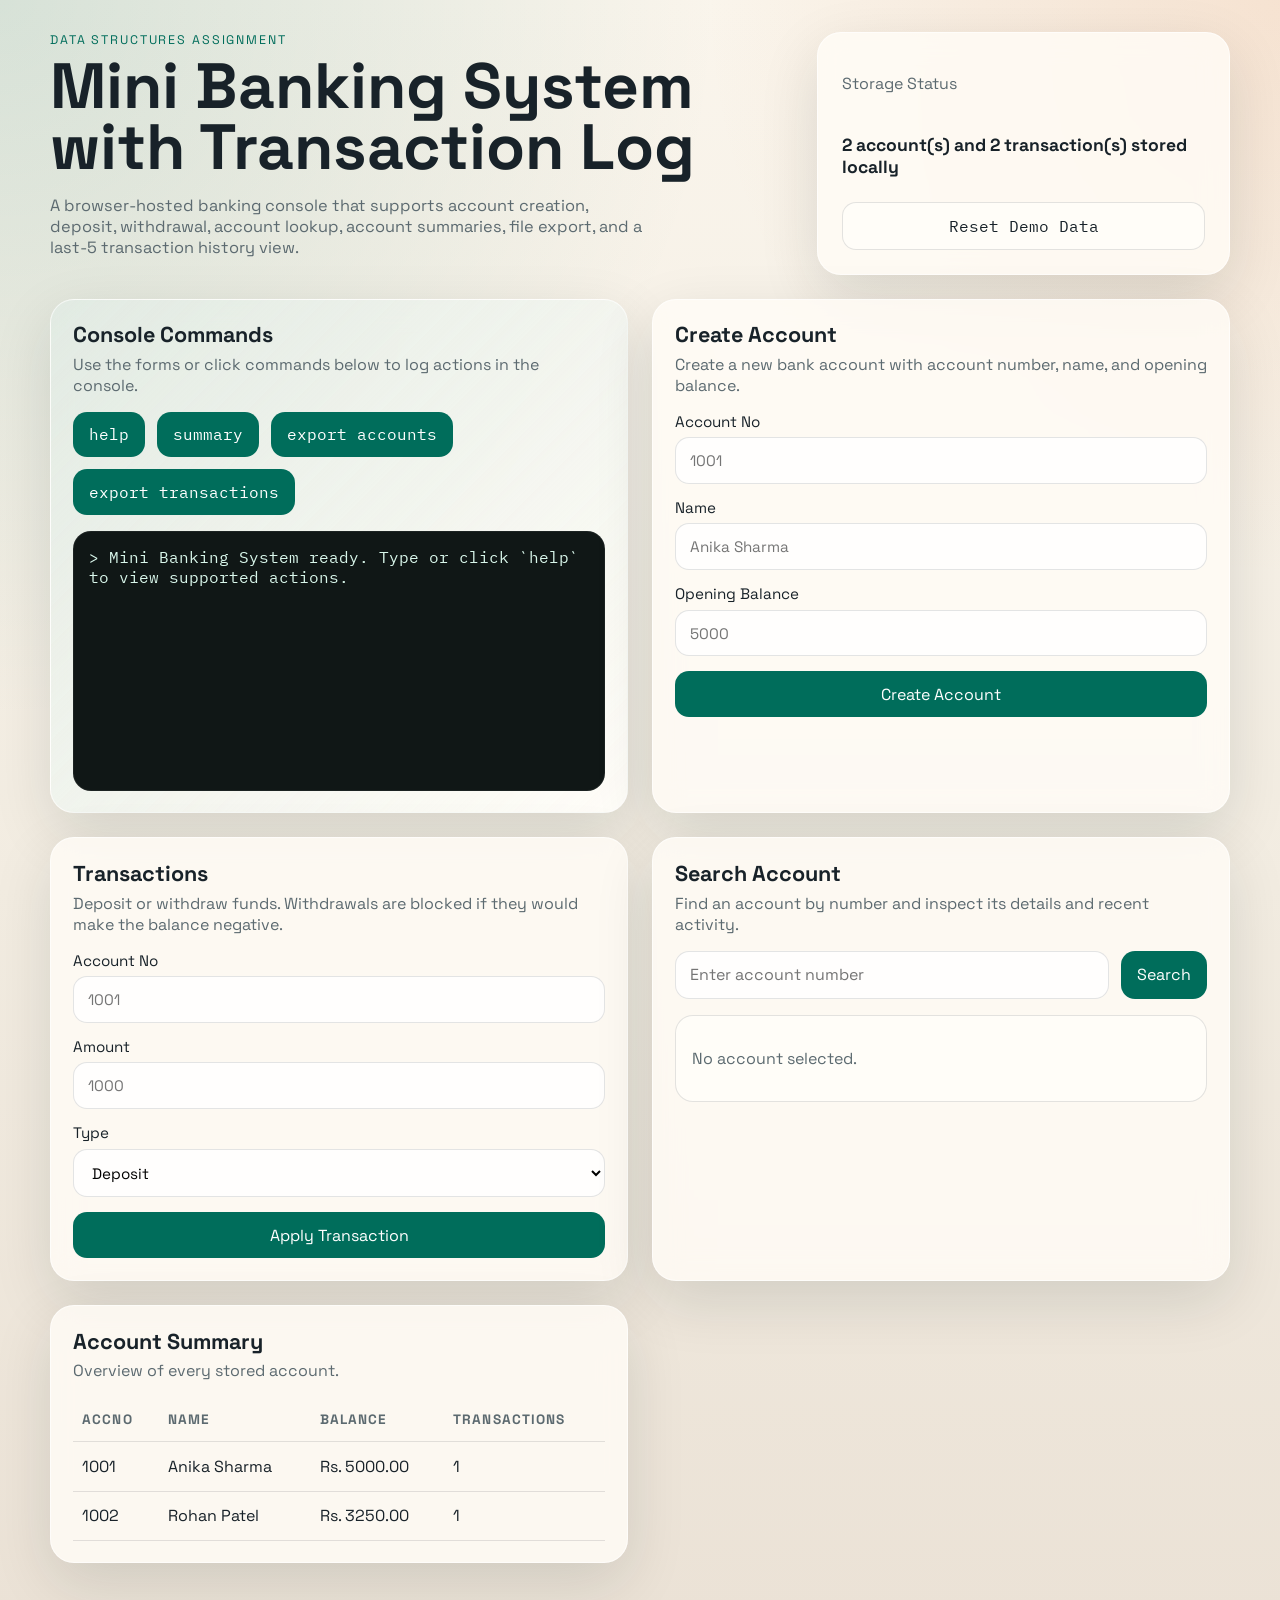
<file: index.html>
<!DOCTYPE html>
<html lang="en">
<head>
  <meta charset="UTF-8">
  <meta name="viewport" content="width=device-width, initial-scale=1.0">
  <title>Mini Banking System</title>
  <link rel="preconnect" href="https://fonts.googleapis.com">
  <link rel="preconnect" href="https://fonts.gstatic.com" crossorigin>
  <link href="https://fonts.googleapis.com/css2?family=Space+Grotesk:wght@400;500;700&family=IBM+Plex+Mono:wght@400;500&display=swap" rel="stylesheet">
  <link rel="stylesheet" href="styles.css">
</head>
<body>
  <div class="page-shell">
    <header class="hero">
      <div>
        <p class="eyebrow">Data Structures Assignment</p>
        <h1>Mini Banking System with Transaction Log</h1>
        <p class="hero-copy">
          A browser-hosted banking console that supports account creation, deposit,
          withdrawal, account lookup, account summaries, file export, and a last-5
          transaction history view.
        </p>
      </div>
      <div class="hero-card">
        <p class="hero-card-label">Storage Status</p>
        <p class="hero-card-value" id="storageStatus">Using browser local storage</p>
        <button class="secondary-button" id="clearDataButton" type="button">Reset Demo Data</button>
      </div>
    </header>

    <main class="layout">
      <section class="panel panel-accent">
        <div class="panel-heading">
          <h2>Console Commands</h2>
          <p>Use the forms or click commands below to log actions in the console.</p>
        </div>
        <div class="command-grid">
          <button class="command-button" data-command="help" type="button">help</button>
          <button class="command-button" data-command="summary" type="button">summary</button>
          <button class="command-button" data-command="export accounts" type="button">export accounts</button>
          <button class="command-button" data-command="export transactions" type="button">export transactions</button>
        </div>
        <div class="console-window" id="consoleOutput" aria-live="polite"></div>
      </section>

      <section class="panel">
        <div class="panel-heading">
          <h2>Create Account</h2>
          <p>Create a new bank account with account number, name, and opening balance.</p>
        </div>
        <form id="createAccountForm" class="form-grid">
          <label>
            Account No
            <input name="accNo" type="text" placeholder="1001" required>
          </label>
          <label>
            Name
            <input name="name" type="text" placeholder="Anika Sharma" required>
          </label>
          <label>
            Opening Balance
            <input name="balance" type="number" min="0" step="0.01" placeholder="5000" required>
          </label>
          <button type="submit">Create Account</button>
        </form>
      </section>

      <section class="panel">
        <div class="panel-heading">
          <h2>Transactions</h2>
          <p>Deposit or withdraw funds. Withdrawals are blocked if they would make the balance negative.</p>
        </div>
        <form id="transactionForm" class="form-grid">
          <label>
            Account No
            <input name="accNo" type="text" placeholder="1001" required>
          </label>
          <label>
            Amount
            <input name="amount" type="number" min="0.01" step="0.01" placeholder="1000" required>
          </label>
          <label>
            Type
            <select name="type">
              <option value="deposit">Deposit</option>
              <option value="withdraw">Withdraw</option>
            </select>
          </label>
          <button type="submit">Apply Transaction</button>
        </form>
      </section>

      <section class="panel">
        <div class="panel-heading">
          <h2>Search Account</h2>
          <p>Find an account by number and inspect its details and recent activity.</p>
        </div>
        <form id="searchForm" class="form-inline">
          <label class="sr-only" for="searchAccNo">Account Number</label>
          <input id="searchAccNo" name="accNo" type="text" placeholder="Enter account number" required>
          <button type="submit">Search</button>
        </form>
        <article class="account-card" id="accountDetails">
          <p class="muted">No account selected.</p>
        </article>
      </section>

      <section class="panel">
        <div class="panel-heading">
          <h2>Account Summary</h2>
          <p>Overview of every stored account.</p>
        </div>
        <div class="table-wrap">
          <table>
            <thead>
              <tr>
                <th>AccNo</th>
                <th>Name</th>
                <th>Balance</th>
                <th>Transactions</th>
              </tr>
            </thead>
            <tbody id="summaryTableBody"></tbody>
          </table>
        </div>
      </section>
    </main>
  </div>

  <template id="transactionListTemplate">
    <ul class="transaction-list"></ul>
  </template>

  <script src="app.js"></script>
</body>
</html>
</file>
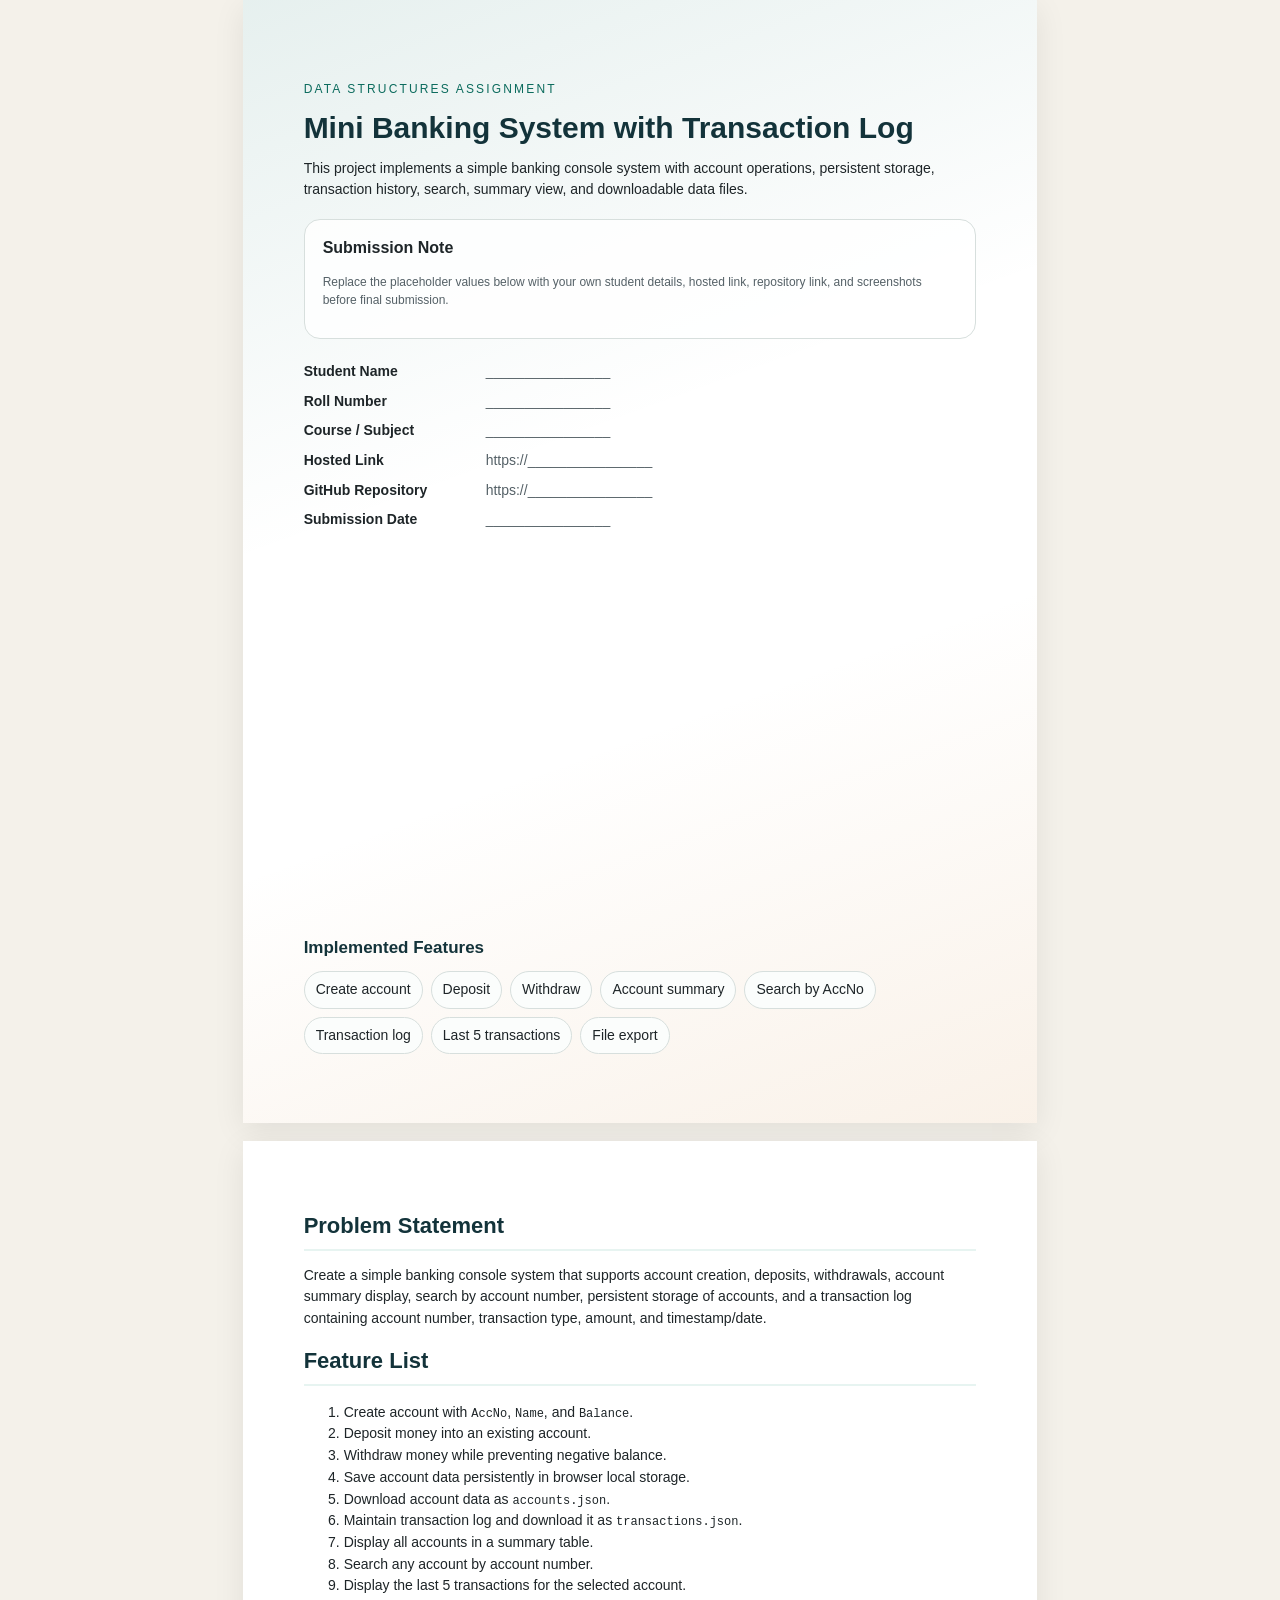
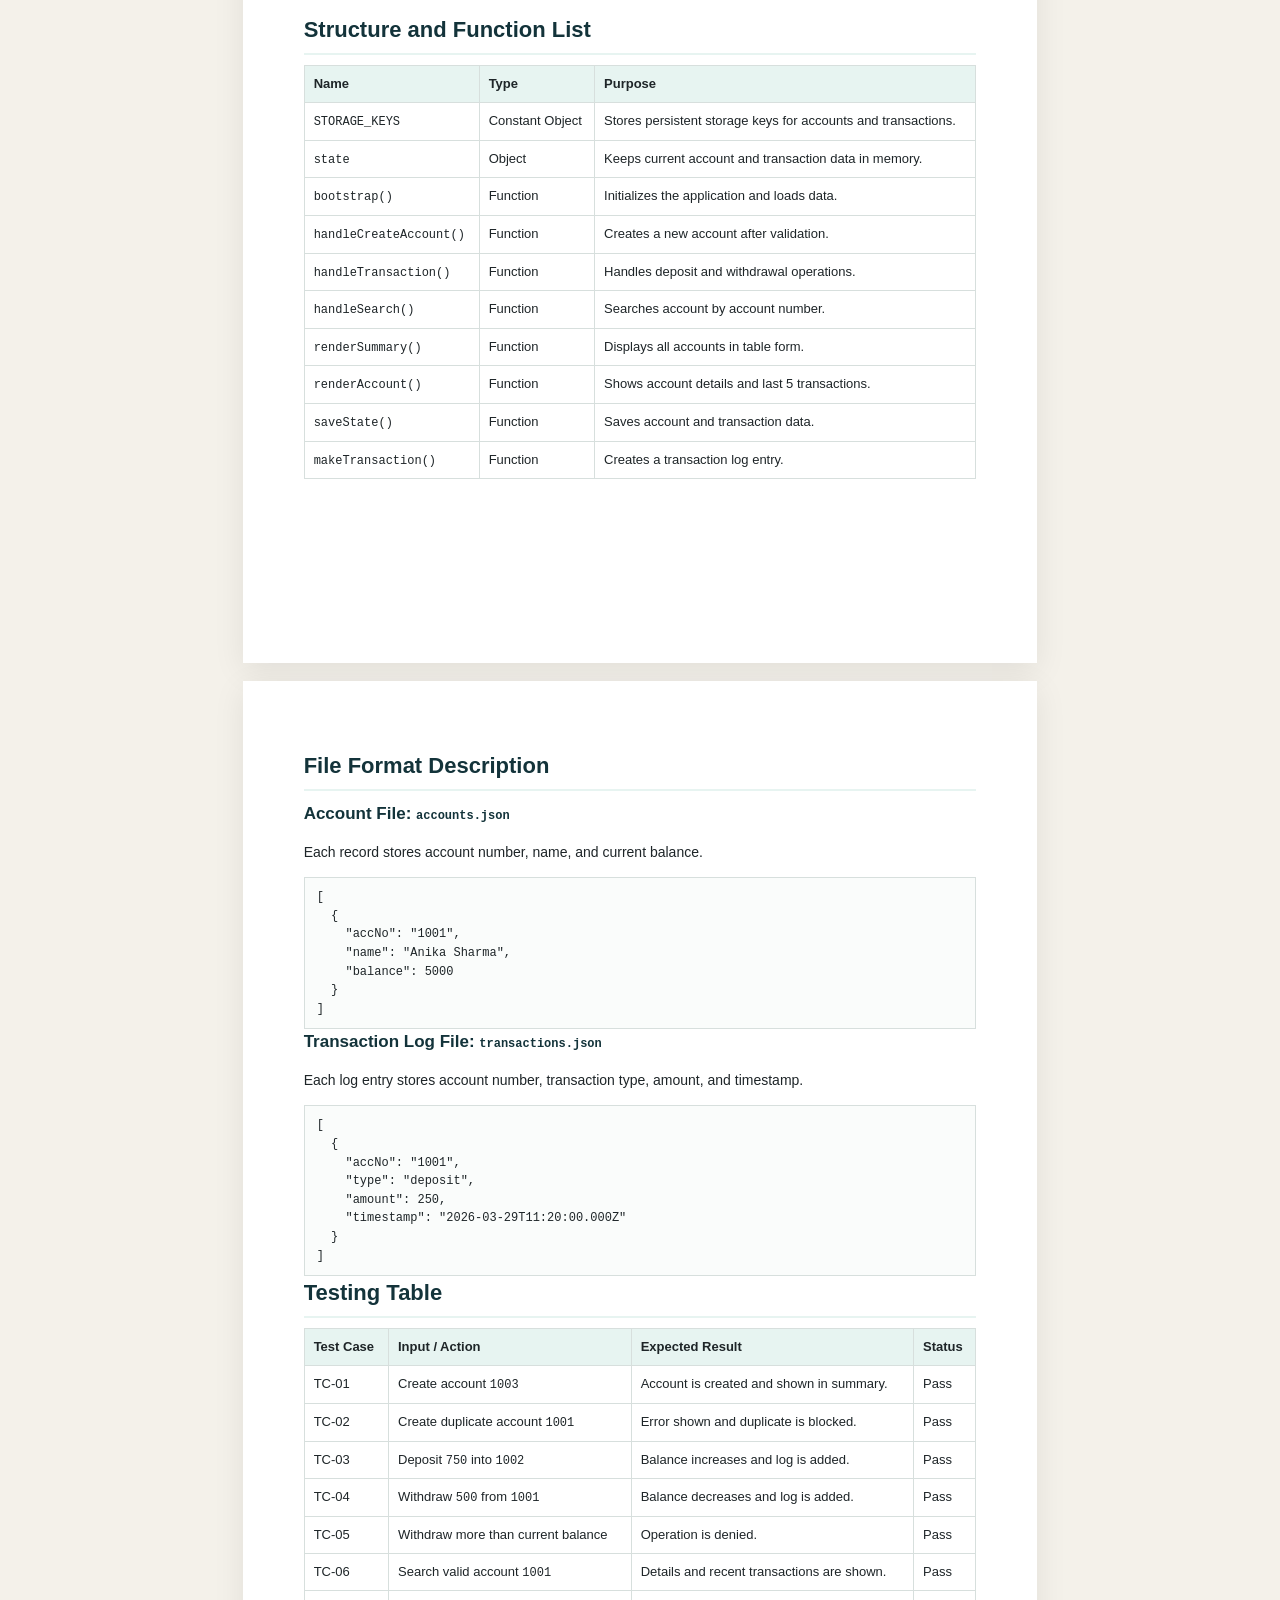
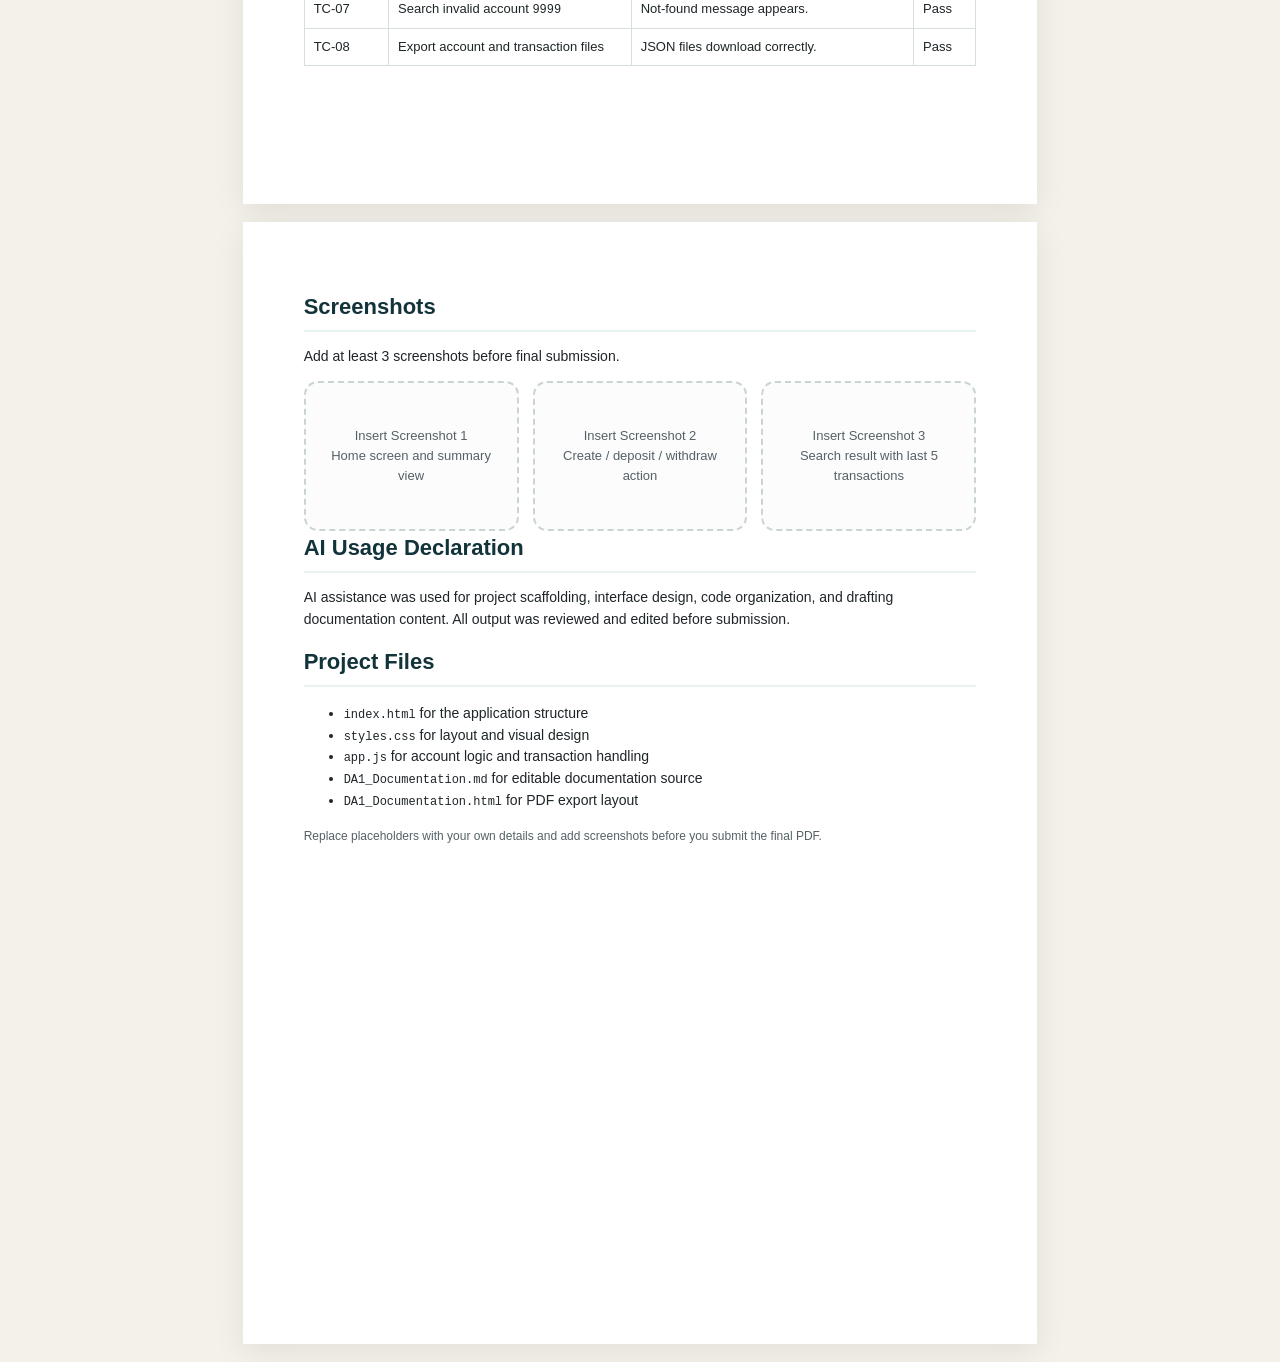
<file: documentation/DA1_Documentation.html>
<!DOCTYPE html>
<html lang="en">
<head>
  <meta charset="UTF-8">
  <meta name="viewport" content="width=device-width, initial-scale=1.0">
  <title>Mini Banking System Documentation</title>
  <style>
    :root {
      --ink: #1e2528;
      --muted: #556167;
      --line: #d7dfdd;
      --accent: #0b6b5d;
      --accent-soft: #e7f4f1;
      --paper: #ffffff;
      --bg: #f4f1ea;
    }

    * {
      box-sizing: border-box;
    }

    body {
      margin: 0;
      font-family: "Segoe UI", Arial, sans-serif;
      color: var(--ink);
      background: var(--bg);
      line-height: 1.55;
    }

    .page {
      width: 210mm;
      min-height: 297mm;
      margin: 0 auto 18px;
      background: var(--paper);
      padding: 18mm 16mm;
      box-shadow: 0 8px 30px rgba(0, 0, 0, 0.08);
      page-break-after: always;
    }

    .page:last-child {
      page-break-after: auto;
    }

    h1, h2, h3 {
      margin-top: 0;
      color: #13333a;
    }

    h1 {
      font-size: 30px;
      line-height: 1.1;
      margin-bottom: 10px;
    }

    h2 {
      font-size: 22px;
      margin-bottom: 10px;
      border-bottom: 2px solid var(--accent-soft);
      padding-bottom: 6px;
    }

    h3 {
      font-size: 17px;
      margin-bottom: 8px;
    }

    p, li {
      font-size: 14px;
    }

    .cover {
      display: flex;
      flex-direction: column;
      justify-content: space-between;
      background:
        linear-gradient(160deg, rgba(11, 107, 93, 0.1), transparent 40%),
        linear-gradient(340deg, rgba(212, 149, 79, 0.13), transparent 38%),
        var(--paper);
    }

    .eyebrow {
      text-transform: uppercase;
      letter-spacing: 0.18em;
      font-size: 12px;
      color: var(--accent);
      margin-bottom: 12px;
    }

    .cover-card {
      border: 1px solid var(--line);
      border-radius: 16px;
      padding: 16px 18px;
      background: rgba(255, 255, 255, 0.84);
      margin-top: 18px;
    }

    .meta-grid {
      display: grid;
      grid-template-columns: 170px 1fr;
      gap: 8px 12px;
      font-size: 14px;
      margin-top: 22px;
    }

    .label {
      font-weight: 700;
    }

    .value {
      color: var(--muted);
    }

    .pill-list {
      display: flex;
      flex-wrap: wrap;
      gap: 8px;
      padding: 0;
      list-style: none;
      margin: 10px 0 0;
    }

    .pill-list li {
      border: 1px solid var(--line);
      border-radius: 999px;
      padding: 7px 11px;
      background: #fbfdfc;
    }

    table {
      width: 100%;
      border-collapse: collapse;
      margin-top: 10px;
      font-size: 13px;
    }

    th, td {
      border: 1px solid var(--line);
      padding: 8px 9px;
      vertical-align: top;
      text-align: left;
    }

    th {
      background: var(--accent-soft);
    }

    code, .mono {
      font-family: Consolas, "Courier New", monospace;
      font-size: 12px;
    }

    pre {
      margin: 8px 0 0;
      padding: 10px 12px;
      border: 1px solid var(--line);
      background: #fafcfb;
      overflow: auto;
      white-space: pre-wrap;
      word-break: break-word;
      font-size: 12px;
    }

    .shot-grid {
      display: grid;
      grid-template-columns: repeat(3, 1fr);
      gap: 14px;
      margin-top: 12px;
    }

    .shot {
      border: 2px dashed #c9d5d1;
      border-radius: 14px;
      min-height: 150px;
      padding: 12px;
      background: #fbfcfb;
      display: flex;
      align-items: center;
      justify-content: center;
      text-align: center;
      color: var(--muted);
      font-size: 13px;
    }

    .small {
      font-size: 12px;
      color: var(--muted);
    }

    @media print {
      body {
        background: white;
      }

      .page {
        width: auto;
        min-height: auto;
        margin: 0;
        box-shadow: none;
      }
    }
  </style>
</head>
<body>
  <section class="page cover">
    <div>
      <p class="eyebrow">Data Structures Assignment</p>
      <h1>Mini Banking System with Transaction Log</h1>
      <p>
        This project implements a simple banking console system with account operations,
        persistent storage, transaction history, search, summary view, and downloadable data files.
      </p>
      <div class="cover-card">
        <strong>Submission Note</strong>
        <p class="small">
          Replace the placeholder values below with your own student details, hosted link,
          repository link, and screenshots before final submission.
        </p>
      </div>
      <div class="meta-grid">
        <div class="label">Student Name</div><div class="value">________________</div>
        <div class="label">Roll Number</div><div class="value">________________</div>
        <div class="label">Course / Subject</div><div class="value">________________</div>
        <div class="label">Hosted Link</div><div class="value">https://________________</div>
        <div class="label">GitHub Repository</div><div class="value">https://________________</div>
        <div class="label">Submission Date</div><div class="value">________________</div>
      </div>
    </div>

    <div>
      <h3>Implemented Features</h3>
      <ul class="pill-list">
        <li>Create account</li>
        <li>Deposit</li>
        <li>Withdraw</li>
        <li>Account summary</li>
        <li>Search by AccNo</li>
        <li>Transaction log</li>
        <li>Last 5 transactions</li>
        <li>File export</li>
      </ul>
    </div>
  </section>

  <section class="page">
    <h2>Problem Statement</h2>
    <p>
      Create a simple banking console system that supports account creation, deposits, withdrawals,
      account summary display, search by account number, persistent storage of accounts, and a
      transaction log containing account number, transaction type, amount, and timestamp/date.
    </p>

    <h2>Feature List</h2>
    <ol>
      <li>Create account with <span class="mono">AccNo</span>, <span class="mono">Name</span>, and <span class="mono">Balance</span>.</li>
      <li>Deposit money into an existing account.</li>
      <li>Withdraw money while preventing negative balance.</li>
      <li>Save account data persistently in browser local storage.</li>
      <li>Download account data as <span class="mono">accounts.json</span>.</li>
      <li>Maintain transaction log and download it as <span class="mono">transactions.json</span>.</li>
      <li>Display all accounts in a summary table.</li>
      <li>Search any account by account number.</li>
      <li>Display the last 5 transactions for the selected account.</li>
    </ol>

    <h2>Structure and Function List</h2>
    <table>
      <thead>
        <tr>
          <th>Name</th>
          <th>Type</th>
          <th>Purpose</th>
        </tr>
      </thead>
      <tbody>
        <tr><td><code>STORAGE_KEYS</code></td><td>Constant Object</td><td>Stores persistent storage keys for accounts and transactions.</td></tr>
        <tr><td><code>state</code></td><td>Object</td><td>Keeps current account and transaction data in memory.</td></tr>
        <tr><td><code>bootstrap()</code></td><td>Function</td><td>Initializes the application and loads data.</td></tr>
        <tr><td><code>handleCreateAccount()</code></td><td>Function</td><td>Creates a new account after validation.</td></tr>
        <tr><td><code>handleTransaction()</code></td><td>Function</td><td>Handles deposit and withdrawal operations.</td></tr>
        <tr><td><code>handleSearch()</code></td><td>Function</td><td>Searches account by account number.</td></tr>
        <tr><td><code>renderSummary()</code></td><td>Function</td><td>Displays all accounts in table form.</td></tr>
        <tr><td><code>renderAccount()</code></td><td>Function</td><td>Shows account details and last 5 transactions.</td></tr>
        <tr><td><code>saveState()</code></td><td>Function</td><td>Saves account and transaction data.</td></tr>
        <tr><td><code>makeTransaction()</code></td><td>Function</td><td>Creates a transaction log entry.</td></tr>
      </tbody>
    </table>
  </section>

  <section class="page">
    <h2>File Format Description</h2>

    <h3>Account File: <span class="mono">accounts.json</span></h3>
    <p>Each record stores account number, name, and current balance.</p>
    <pre>[
  {
    "accNo": "1001",
    "name": "Anika Sharma",
    "balance": 5000
  }
]</pre>

    <h3>Transaction Log File: <span class="mono">transactions.json</span></h3>
    <p>Each log entry stores account number, transaction type, amount, and timestamp.</p>
    <pre>[
  {
    "accNo": "1001",
    "type": "deposit",
    "amount": 250,
    "timestamp": "2026-03-29T11:20:00.000Z"
  }
]</pre>

    <h2>Testing Table</h2>
    <table>
      <thead>
        <tr>
          <th>Test Case</th>
          <th>Input / Action</th>
          <th>Expected Result</th>
          <th>Status</th>
        </tr>
      </thead>
      <tbody>
        <tr><td>TC-01</td><td>Create account <code>1003</code></td><td>Account is created and shown in summary.</td><td>Pass</td></tr>
        <tr><td>TC-02</td><td>Create duplicate account <code>1001</code></td><td>Error shown and duplicate is blocked.</td><td>Pass</td></tr>
        <tr><td>TC-03</td><td>Deposit <code>750</code> into <code>1002</code></td><td>Balance increases and log is added.</td><td>Pass</td></tr>
        <tr><td>TC-04</td><td>Withdraw <code>500</code> from <code>1001</code></td><td>Balance decreases and log is added.</td><td>Pass</td></tr>
        <tr><td>TC-05</td><td>Withdraw more than current balance</td><td>Operation is denied.</td><td>Pass</td></tr>
        <tr><td>TC-06</td><td>Search valid account <code>1001</code></td><td>Details and recent transactions are shown.</td><td>Pass</td></tr>
        <tr><td>TC-07</td><td>Search invalid account <code>9999</code></td><td>Not-found message appears.</td><td>Pass</td></tr>
        <tr><td>TC-08</td><td>Export account and transaction files</td><td>JSON files download correctly.</td><td>Pass</td></tr>
      </tbody>
    </table>
  </section>

  <section class="page">
    <h2>Screenshots</h2>
    <p>Add at least 3 screenshots before final submission.</p>
    <div class="shot-grid">
      <div class="shot">Insert Screenshot 1<br>Home screen and summary view</div>
      <div class="shot">Insert Screenshot 2<br>Create / deposit / withdraw action</div>
      <div class="shot">Insert Screenshot 3<br>Search result with last 5 transactions</div>
    </div>

    <h2>AI Usage Declaration</h2>
    <p>
      AI assistance was used for project scaffolding, interface design, code organization,
      and drafting documentation content. All output was reviewed and edited before submission.
    </p>

    <h2>Project Files</h2>
    <ul>
      <li><span class="mono">index.html</span> for the application structure</li>
      <li><span class="mono">styles.css</span> for layout and visual design</li>
      <li><span class="mono">app.js</span> for account logic and transaction handling</li>
      <li><span class="mono">DA1_Documentation.md</span> for editable documentation source</li>
      <li><span class="mono">DA1_Documentation.html</span> for PDF export layout</li>
    </ul>

    <p class="small">
      Replace placeholders with your own details and add screenshots before you submit the final PDF.
    </p>
  </section>
</body>
</html>
</file>
<file: styles.css>
:root {
  --bg: #f4efe6;
  --surface: rgba(255, 252, 246, 0.84);
  --surface-strong: #fffdf8;
  --text: #182229;
  --muted: #5c6a70;
  --line: rgba(24, 34, 41, 0.12);
  --accent: #006d5b;
  --accent-soft: #d8efe8;
  --warn: #a33c27;
  --shadow: 0 20px 60px rgba(12, 30, 33, 0.12);
}

* {
  box-sizing: border-box;
}

body {
  margin: 0;
  min-height: 100vh;
  font-family: "Space Grotesk", sans-serif;
  color: var(--text);
  background:
    radial-gradient(circle at top left, rgba(0, 109, 91, 0.14), transparent 35%),
    radial-gradient(circle at top right, rgba(224, 130, 69, 0.16), transparent 28%),
    linear-gradient(180deg, #faf5ec, #f2ece1 55%, #ebe2d6);
}

button,
input,
select {
  font: inherit;
}

.page-shell {
  width: min(1180px, calc(100% - 2rem));
  margin: 0 auto;
  padding: 2rem 0 3rem;
}

.hero {
  display: grid;
  grid-template-columns: 1.8fr 1fr;
  gap: 1.5rem;
  align-items: stretch;
  margin-bottom: 1.5rem;
}

.eyebrow {
  margin: 0 0 0.5rem;
  text-transform: uppercase;
  letter-spacing: 0.15em;
  font-size: 0.78rem;
  color: var(--accent);
}

.hero h1 {
  margin: 0;
  font-size: clamp(2rem, 5vw, 4rem);
  line-height: 0.96;
}

.hero-copy {
  max-width: 60ch;
  font-size: 1.02rem;
  color: var(--muted);
}

.hero-card,
.panel {
  background: var(--surface);
  border: 1px solid rgba(255, 255, 255, 0.6);
  backdrop-filter: blur(14px);
  border-radius: 24px;
  box-shadow: var(--shadow);
}

.hero-card {
  padding: 1.5rem;
  display: flex;
  flex-direction: column;
  justify-content: space-between;
}

.hero-card-label,
.muted {
  color: var(--muted);
}

.hero-card-value {
  font-size: 1.1rem;
  font-weight: 700;
}

.layout {
  display: grid;
  grid-template-columns: repeat(2, minmax(0, 1fr));
  gap: 1.5rem;
}

.panel {
  padding: 1.35rem;
}

.panel-accent {
  background:
    linear-gradient(135deg, rgba(0, 109, 91, 0.1), rgba(255, 253, 248, 0.9)),
    var(--surface);
}

.panel-heading h2 {
  margin: 0;
  font-size: 1.35rem;
}

.panel-heading p {
  margin: 0.35rem 0 1rem;
  color: var(--muted);
}

.command-grid {
  display: flex;
  flex-wrap: wrap;
  gap: 0.75rem;
  margin-bottom: 1rem;
}

.command-button,
button {
  border: 0;
  border-radius: 14px;
  padding: 0.8rem 1rem;
  cursor: pointer;
  background: var(--accent);
  color: white;
  transition: transform 120ms ease, opacity 120ms ease;
}

.command-button,
.secondary-button {
  font-family: "IBM Plex Mono", monospace;
}

.secondary-button {
  background: var(--surface-strong);
  color: var(--text);
  border: 1px solid var(--line);
}

button:hover {
  transform: translateY(-1px);
}

.console-window {
  min-height: 260px;
  max-height: 360px;
  overflow: auto;
  background: #101716;
  color: #d9f7eb;
  border-radius: 18px;
  padding: 1rem;
  font-family: "IBM Plex Mono", monospace;
  box-shadow: inset 0 0 0 1px rgba(255, 255, 255, 0.05);
}

.console-line {
  margin: 0 0 0.6rem;
  white-space: pre-wrap;
}

.console-line.error {
  color: #ffb4ab;
}

.console-line.success {
  color: #8ef0c8;
}

.form-grid {
  display: grid;
  gap: 0.9rem;
}

.form-inline {
  display: flex;
  gap: 0.75rem;
}

label {
  display: grid;
  gap: 0.4rem;
  font-size: 0.95rem;
}

input,
select {
  width: 100%;
  padding: 0.8rem 0.9rem;
  border-radius: 14px;
  border: 1px solid var(--line);
  background: rgba(255, 255, 255, 0.84);
}

.account-card {
  margin-top: 1rem;
  border: 1px solid var(--line);
  border-radius: 18px;
  padding: 1rem;
  background: var(--surface-strong);
}

.account-card h3 {
  margin-top: 0;
}

.transaction-list {
  margin: 0.75rem 0 0;
  padding-left: 1rem;
}

.transaction-list li {
  margin-bottom: 0.45rem;
  color: var(--muted);
}

.table-wrap {
  overflow-x: auto;
}

table {
  width: 100%;
  border-collapse: collapse;
}

th,
td {
  padding: 0.85rem 0.6rem;
  text-align: left;
  border-bottom: 1px solid var(--line);
}

th {
  font-size: 0.85rem;
  text-transform: uppercase;
  letter-spacing: 0.08em;
  color: var(--muted);
}

.sr-only {
  position: absolute;
  width: 1px;
  height: 1px;
  padding: 0;
  margin: -1px;
  overflow: hidden;
  clip: rect(0, 0, 0, 0);
  white-space: nowrap;
  border: 0;
}

@media (max-width: 900px) {
  .hero,
  .layout {
    grid-template-columns: 1fr;
  }

  .form-inline {
    flex-direction: column;
  }
}
</file>
